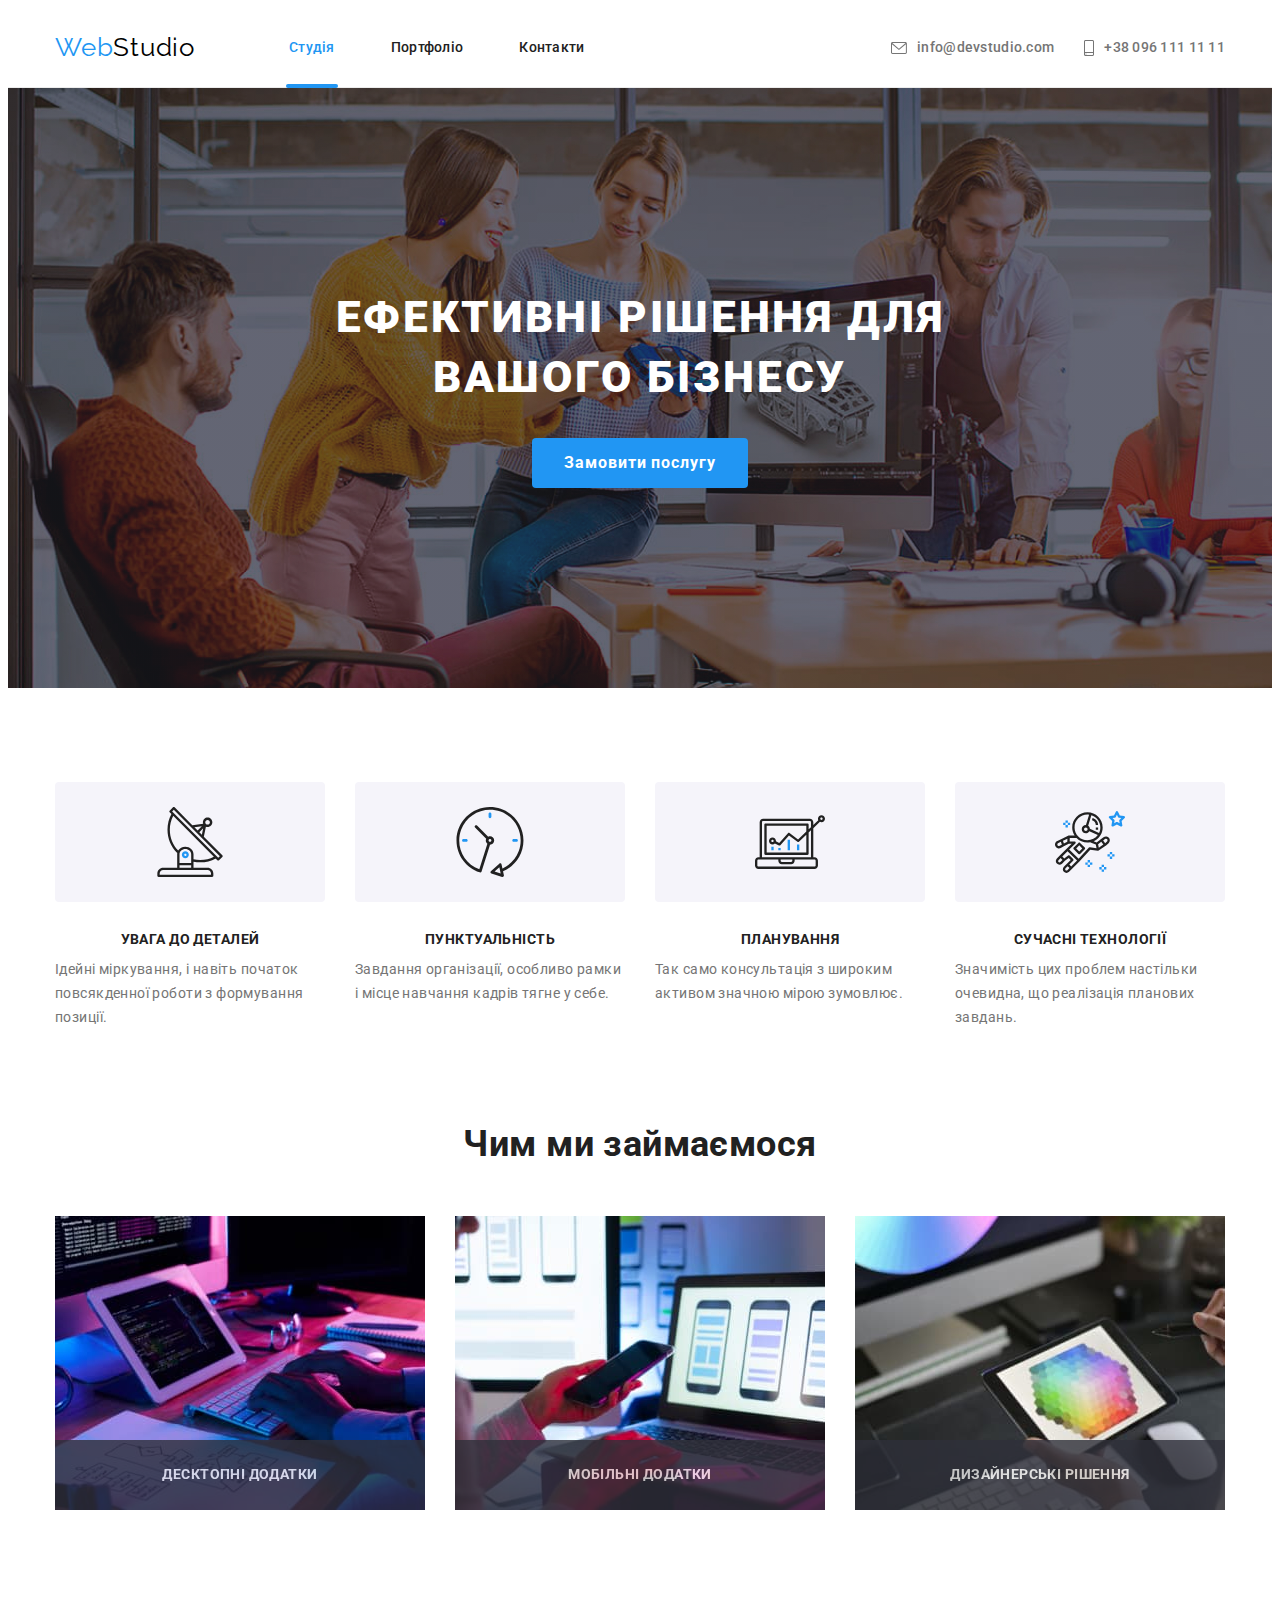
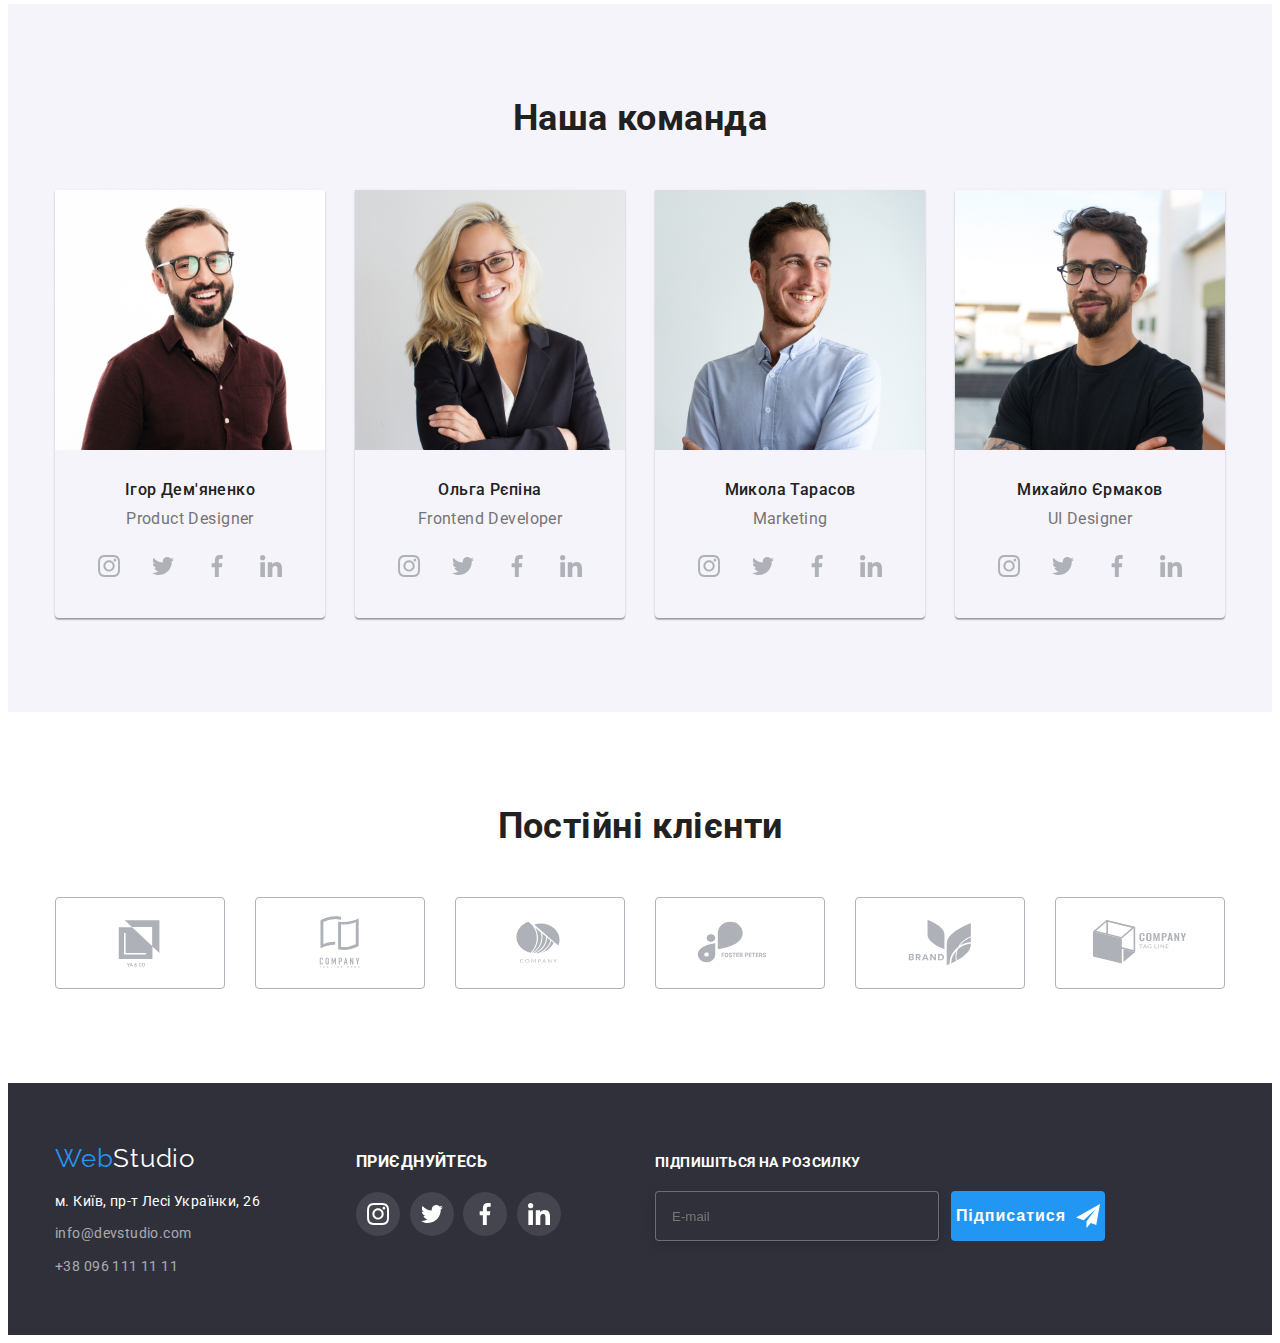
<file: index.html>
<!DOCTYPE html>
<html lang="uk-UA">
  <head>
    <meta charset="utf-8" />
    <meta name="viewport" content="width=device-width, initial-scale=1" />
    <title>Студія</title>
    <link rel="preconnect" href="https://fonts.googleapis.com" />
    <link rel="preconnexct" href="https://fonts.gstatic.com" crossorigin />
    <link
      href="https://fonts.googleapis.com/css2?family=Raleway:wght@700&family=Roboto:wght@400;500;700;900&display=swap"
      rel="stylesheet"
    />
    <link
      rel="stylesheet"
      href="https://cdnjs.cloudflare.com/ajax/libs/modern-normalize/1.1.0/modern-normalize.min.css"
      integrity="sha512-wpPYUAdjBVSE4KJnH1VR1HeZfpl1ub8YT/NKx4PuQ5NmX2tKuGu6U/JRp5y+Y8XG2tV+wKQpNHVUX03MfMFn9Q=="
      crossorigin="anonymous"
      referrerpolicy="no-referrer"
    />
    <link rel="stylesheet" href="./css/main.min.css" />
   
  </head>

  <body>
    <header class="header">
      <div class="container container--flex">
        <nav class="nav">
          <a lang="en" href="./index.html" class="logo"><span class="logo__accent">Web</span>Studio</a>
          <button data-menu-button type="button" class="burger">
            <svg width="24" height="16">
              <use href="./img/menu.svg#icon-menu_24px"></use>
            </svg>
          </button>
          <ul class="nav__ul">
            <li class="nav__item"><a href="./index.html" class="nav__link  nav__link--choice">Студія</a></li>
            <li class="nav__item"><a href="./portfolio.html" class="nav__link ">Портфоліо</a></li>
            <li class="nav__item"><a href="./portfolio.html" class="nav__link ">Контакти</a></li>
          </ul>
        </nav>
        <ul class="connection">
          <li class="nav__item">
            <a href="mailto:info@devstudio.com" class="connection__link">
              <svg class="connection__mail">
                <use href="./img/symbol-defs.svg#icon-mail"></use>
              </svg>
              info@devstudio.com</a>
          </li>
          <li class="nav__item">
            <a href="tel:+380961111111" class="connection__link">
              <svg class="connection__tel">
                <use href="./img/symbol-defs.svg#icon-smartphone"></use>
              </svg>
              +38 096 111 11 11</a>
          </li>
        </ul>
        
      </div>
    </header>

    <main>
      <section class="hero">
        <h1 class="hero__title">
          Ефективні рішення для вашого бізнесу
        </h1>
        <button data-modal-open type="button" class="button button--primary">Замовити послугу</button>
      </section>

      

       <section class="work">
        <div class="container">
          <h2 class="work__title visually-hidden">Наші переваги</h2>
          <ul class="work__ul">
            <li class="work__items">
              <div class="work__div">
                <svg class="work__svg" width="70" height="70">
                  <use href="./img/symbol-defs.svg#icon-antenna"></use>
                </svg>
              </div>
              <h3 class="work__virtues">УВАГА ДО ДЕТАЛЕЙ</h3>
              <p class="work__text">
                Ідейні міркування, і навіть початок повсякденної роботи з формування позиції.
              </p>
            </li>
            <li class="work__items">
               <div class="work__div">
                <svg class="work__svg" width="70" height="70">
                  <use href="./img/symbol-defs.svg#icon-clock"></use>
                </svg>
              </div>
              <h3 class="work__virtues">ПУНКТУАЛЬНІСТЬ</h3>
              <p class="work__text">
                Завдання організації, особливо рамки і місце навчання кадрів тягне у себе.
              </p>
            </li>
            <li class="work__items">
              <div class="work__div">
                <svg class="work__svg" width="70" height="70">
                  <use href="./img/symbol-defs.svg#icon-diagram"></use>
                </svg>
              </div>
              <h3 class="work__virtues">ПЛАНУВАННЯ</h3>
              <p class="work__text">
                Так само консультація з широким активом значною мірою зумовлює.
              </p>
            </li>
            <li class="work__items">
              <div class="work__div">
                <svg class="work__svg" width="70" height="70">
                  <use href="./img/symbol-defs.svg#icon-astronaut"></use>
                </svg>
              </div>
              <h3 class="work__virtues">СУЧАСНІ ТЕХНОЛОГІЇ</h3>
              <p class="work__text">
                Значимість цих проблем настільки очевидна, що реалізація планових завдань.
              </p>
            </li>
          </ul>
        </div>
      </section>

      <section class="about">
        <div class="container">
          <h2 class="about__title">Чим ми займаємося</h2>
          <ul class="about__ul">
            <li class="about__item">
              <picture>
                <source srcset="./img/box_1.jpg 1x , ./img/box_1@2x.jpg 2x" media="(min-width:1200px)">
                <img src="./img/box_1.jpg" alt="Монітор" width="370" />
              </picture>
              <p class="about__text">Десктопні додатки</p>
            </li>
            <li class="about__item">
              <picture>
                <source srcset="./img/box_2.jpg 1x , ./img/box_2@2x.jpg 2x" media="(min-width:1200px)">
                <img src="./img/box_2.jpg" alt="Телефон" width="370" />
              </picture>
              <p class="about__text">Мобільні додатки</p>
            </li>
            <li class="about__item">
              <picture>
                <source srcset="./img/box_3.jpg 1x , ./img/box_3@2x.jpg 2x" media="(min-width:1200px)">
                 <img src="./img/box_3.jpg" alt="Планшет" width="370" />
               </picture>
              <p class="about__text">Дизайнерські рішення</p>
            </li>
          </ul>
        </div>
      </section>

      <section class="team">
        <div class="container">
          <h2 class="team__title">Наша команда</h2>
          <ul class="team__ul">
            <li class="team__item">
                <picture>
                  <source srcset="./img/team_card_1-comp.jpg 1x , 
                                  ./img/team_card_1-comp@2x.jpg 2x " 
                                  media="(min-width:1200px)" >

                 <source srcset="./img/team_card_1-tab.jpg 1x , 
                                  ./img/team_card_1-tab@2x.jpg 2x " 
                                  media="(min-width:768px)" >

                  <source srcset="./img/team_card_1-mob.jpg 1x , 
                                  ./img/team_card_1-mob@2x.jpg 2x " 
                                  media="(max-width:767px)" >
                  <img src="./img/team-card-1-mob.jpg" class="no-gap" alt="Ігор Демяненко" width="" />
                </picture>
              <h3 class="team__name">Ігор Дем'яненко</h3>
              <p class="team__position">Product Designer</p>
              <ul class="internet">
                <li class="internet__pack">
                  <a href="" class="internet__insta">
                    <svg class="svg">
                      <use href="./img/symbol-defs.svg#icon-instagram"></use>
                    </svg>
                  </a>
                </li>
                <li class="">
                  <a href="" class="internet__twit">
                    <svg class="svg">
                      <use href="./img/symbol-defs.svg#icon-twitter"></use>
                    </svg>
                  </a>
                </li>
                <li class="">
                  <a href="" class="internet__face">
                    <svg class="svg">
                      <use href="./img/symbol-defs.svg#icon-facebook"></use>
                    </svg>
                  </a>
                </li>
                <li class="">
                  <a href="" class="internet__link">
                    <svg class="svg">
                      <use href="./img/symbol-defs.svg#icon-linkedin"></use>
                    </svg>
                  </a>
                </li>
              </ul>
            </li>
            <li class="team__item">
              <picture>
                  <source srcset="./img/team_card_2-comp.jpg 1x , 
                                  ./img/team_card_2-comp@2x.jpg 2x " 
                                  media="(min-width:1200px)" >

                 <source srcset="./img/team_card_2-tab.jpg 1x , 
                                  ./img/team_card_2-tab@2x.jpg 2x " 
                                  media="(min-width:768px)" >

                  <source srcset="./img/team_card_2-mob.jpg 1x , 
                                  ./img/team_card_2-mob@2x.jpg 2x " 
                                  media="(max-width:767px)" >
                <img src="./img/team_card_2.jpg" class="no-gap" alt="Ольга Рєпіна" width="" />
                </picture>
              <h3 class="team__name">Ольга Рєпіна</h3>
              <p class="team__position">Frontend Developer</p>
              <ul class="internet">
                <li class="">
                  <a href="" class="internet__insta">
                    <svg class="svg">
                      <use href="./img/symbol-defs.svg#icon-instagram"></use>
                    </svg>
                  </a>
                </li>
                <li class="">
                  <a href="" class="internet__twit">
                    <svg class="svg">
                      <use href="./img/symbol-defs.svg#icon-twitter"></use>
                    </svg>
                  </a>
                </li>
                <li class="">
                  <a href="" class="internet__face">
                    <svg class="svg">
                      <use href="./img/symbol-defs.svg#icon-facebook"></use>
                    </svg>
                  </a>
                </li>
                <li class="">
                  <a href="" class="internet__link">
                    <svg class="svg">
                      <use href="./img/symbol-defs.svg#icon-linkedin"></use>
                    </svg>
                  </a>
                </li>
              </ul>
            </li>
            <li class="team__item">
               <picture>
               <source srcset="./img/team_card_3-comp.jpg 1x , 
                                  ./img/team_card_3-comp@2x.jpg 2x " 
                                  media="(min-width:1200px)" >

                 <source srcset="./img/team_card_3-tab.jpg 1x , 
                                  ./img/team_card_3-tab@2x.jpg 2x " 
                                  media="(min-width:768px)" >

                  <source srcset="./img/team_card_3-mob.jpg 1x , 
                                  ./img/team_card_3-mob@2x.jpg 2x " 
                                  media="(max-width:767px)" >
              
                <img src="./img/team_card_3.jpg" class="no-gap" alt="Микола Тарасов" width="" />
                 </picture>
              <h3 class="team__name">Микола Тарасов</h3>
              <p class="team__position">Marketing</p>
              <ul class="internet">
                <li class="">
                  <a href="" class="internet__insta">
                    <svg class="svg">
                      <use href="./img/symbol-defs.svg#icon-instagram"></use>
                    </svg>
                  </a>
                </li>
                <li class="">
                  <a href="" class="internet__twit">
                    <svg class="svg">
                      <use href="./img/symbol-defs.svg#icon-twitter"></use>
                    </svg>
                  </a>
                </li>
                <li class="">
                  <a href="" class="internet__face">
                    <svg class="svg">
                      <use href="./img/symbol-defs.svg#icon-facebook"></use>
                    </svg>
                  </a>
                </li>
                <li class="">
                  <a href="" class="internet__link">
                    <svg class="svg">
                      <use href="./img/symbol-defs.svg#icon-linkedin"></use>
                    </svg>
                  </a>
                </li>
              </ul>
            </li>
            <li class="team__item">
              <picture>
               <source srcset="./img/team_card_4-comp.jpg 1x , 
                                  ./img/team_card_4-comp@2x.jpg 2x " 
                                  media="(min-width:1200px)" >

                 <source srcset="./img/team_card_4-tab.jpg 1x , 
                                  ./img/team_card_4-tab@2x.jpg 2x " 
                                  media="(min-width:768px)" >

                  <source srcset="./img/team_card_4-mob.jpg 1x , 
                                  ./img/team_card_4-mob@2x.jpg 2x " 
                                  media="(max-width:767px)" >
              <img src="./img/team_card_4.jpg" class="no-gap" alt="Михайло Єрмаков" width="" />
              </picture>
              <h3 class="team__name">Михайло Єрмаков</h3>
              <p class="team__position">UI Designer</p>
              <ul class="internet">
                <li class="">
                  <a href="" class="internet__insta">
                    <svg class="svg">
                      <use href="./img/symbol-defs.svg#icon-instagram"></use>
                    </svg>
                  </a>
                </li>
                <li class="">
                  <a href="" class="internet__twit">
                    <svg class="svg">
                      <use href="./img/symbol-defs.svg#icon-twitter"></use>
                    </svg>
                  </a>
                </li>
                <li class="">
                  <a href="" class="internet__face">
                    <svg class="svg">
                      <use href="./img/symbol-defs.svg#icon-facebook"></use>
                    </svg>
                  </a>
                </li>
                <li class="">
                  <a href="" class="internet__link">
                    <svg class="svg">
                      <use href="./img/symbol-defs.svg#icon-linkedin"></use>
                    </svg>
                  </a>
                </li>
              </ul>
            </li>
          </ul>
        </div>
      </section>

      <section class="clients">
        <div class="container">
          <h2 class="clients__title">Постійні клієнти</h2>
          <ul class="clients__ul">
            <li class="clients__item">
              <a class="clients__link" href="">
                <svg class="clients__svg">
                  <use href="./img/symbol-defs.svg#icon-Logo1"></use>
                </svg>
              </a>
            </li>
            <li class="clients__item">
              <a class="clients__link" href="">
                <svg class="clients__svg">
                  <use href="./img/symbol-defs.svg#icon-Logo2"></use>
                </svg>
              </a>
            </li>
            <li class="clients__item">
              <a class="clients__link" href="">
                <svg class="clients__svg">
                  <use href="./img/symbol-defs.svg#icon-Logo3"></use>
                </svg>
              </a>
            </li>
            <li class="clients__item">
              <a class="clients__link" href="">
                <svg class="clients__svg">
                  <use href="./img/symbol-defs.svg#icon-Logo4"></use>
                </svg>
              </a>
            </li>
            <li class="clients__item">
              <a class="clients__link" href="">
                <svg class="clients__svg">
                  <use href="./img/symbol-defs.svg#icon-Logo5"></use>
                </svg>
              </a>
            </li>
            <li class="clients__item">
              <a class="clients__link" href="">
                <svg class="clients__svg">
                  <use href="./img/symbol-defs.svg#icon-Logo6"></use>
                </svg>
              </a>
            </li>
          </ul>
        </div>
      </section>
    </main>

    <footer class="footerr">
      <div class="container container--box">
        <div class="position">
          <a lang="en" href="./index.html" class="logo"><span class="logo__accent">Web</span>Studio</a>
          <address>
            <ul>
              <li><a href="https://goo.gl/maps/DPBan6ss9dVbsRmy8" class="adress" target="_blank"> м. Київ, пр-т Лесі Українки, 26</a></li>
              <li><a href="mailto:info@devstudio.com" class="contacts">info@devstudio.com</a></li>
              <li><a href="tel:+380961111111" class="contacts">+38 096 111 11 11</a></li>
            </ul>
          </address>
        </div>
        <div class="network">
          <h3 class="network__title">Приєднуйтесь</h3>
          <ul class="network__ul">
            <li class="">
              <a href="" class="network__insta">
                <svg class="svg">
                  <use href="./img/symbol-defs.svg#icon-instagram"></use>
                </svg>
              </a>
            </li>
            <li class="">
              <a href="" class="network__twit">
                <svg class="svg">
                  <use href="./img/symbol-defs.svg#icon-twitter"></use>
                </svg>
              </a>
            </li>
            <li class="">
              <a href="" class="network__face">
                <svg class="svg">
                  <use href="./img/symbol-defs.svg#icon-facebook"></use>
                </svg>
              </a>
            </li>
            <li class="">
              <a href="" class="network__linked">
                <svg class="svg">
                  <use href="./img/symbol-defs.svg#icon-linkedin"></use>
                </svg>
              </a>
            </li>
          </ul>
        </div>
      
        <form class="letter">
          <h3 class="letter__title">Підпишіться на розсилку</h3>
          <div class="letter__field">
            <label for="form-mail" class="letter__label"></label>
            <input type="email" class="letter__input" name="form-mail" placeholder="E-mail" />
            <button type="submit" class="letter__button">
              Підписатися
              <svg class="letter__svg">
                <use href="./img/symbol-defs.svg#icon-send"></use>
              </svg>
            </button>
          </div>
        </form>
        </div>
      </div>
    </footer>


    <div data-menu class="backdropp is-open">
        <div class="menu">
          <button data-menu-close class="menu__svg">
            <svg class="menu__exit">
              <use href="./img/symbol-defs.svg#icon-close"></use>
            </svg>
          </button>
          <div class="menu__content">
             <ul class="menu__adress">
              <li class="menu__list"><a href="./index.html" class="menu__name current">Студія</a></li>
              <li class="menu__list"><a href="./portfolio.html" class="menu__name">Портфоліо</a></li>
              <li class="menu__list"><a href="./portfolio.html" class="menu__name">Контакти</a></li>
            </ul>
            <ul class="menu__contact">
              <li class="menu__items">
                <a href="tel:+380961111111" class="menu__items--tel">+38 096 111 11 11</a>
              </li>
               <li class="menu__items">
                <a href="mailto:info@devstudio.com" class="menu__items--mail">info@devstudio.com</a>
              </li>
            </ul>
            <ul class="menu__network">
              <li class="menu__network--list"><a href="" class="menu__network--insta">Instagram</a></li>
              <li class="menu__network--list"><a href="" class="menu__network--twit">Twitter</a></li>
              <li class="menu__network--list"><a href="" class="menu__network--face">Facebook</a></li>
              <li class="menu__network--list"><a href="" class="menu__network--linkedin">LinkedIn</a></li>              
            </ul>
          </div>
        </div>
    </div>


    <div data-modal class="backdrop is-hidden">
        <div class="modal">
          <button class="button-svg" data-modal-close>
            <svg class="modal__exit">
              <use href="./img/symbol-defs.svg#icon-close"></use>
            </svg>
          </button>
          <div class="modal__div">
            <form class="modal__form">
              <h3 class="modal__title">Залиште свої дані, ми вам передзвонимо</h3>
              <label class="modal__label"
                >Ім'я
                <input type="text" class="modal__input" name="modal-name" />
                <svg class="modal__name">
                  <use href="./img/symbol-defs.svg#icon-person-black"></use>
                </svg>
              </label>

              <label class="modal__label"
                >Телефон
                <input type="tel" class="modal__input" name="modal-tel" />
                <svg class="modal__phone">
                  <use href="./img/symbol-defs.svg#icon-phone-black"></use>
                </svg>
              </label>

              <label class="modal__label"
                >Пошта
                <input type="email" class="modal__input" name="modal-mail" />
                <svg class="modal__email">
                  <use href="./img/symbol-defs.svg#icon-email-black"></use>
                </svg>
              </label>

              <label class="modal__label"
                >Коментар
                <textarea
                  type="comment"
                  class="modal__textarea"
                  name="modal-comment"
                  placeholder="Введіть текст"
                ></textarea>
              </label>

              <label class="modal__box">
                <input class="modal__check" type="checkbox" name="checkbox-input" />
                <span class="modal__svg"></span>
                Погоджуюся з розсилкою та приймаю <a class="modal__link" href="">Умови договору</a>
              </label>

              <button type="submit" class="form-but">Відправити</button>
            </form>
          </div>
        </div>
      </div>

    <script src="./js/modal.js"></script>
    <script src="./js/menu.js"></script>
  </body>
</html>
</file>
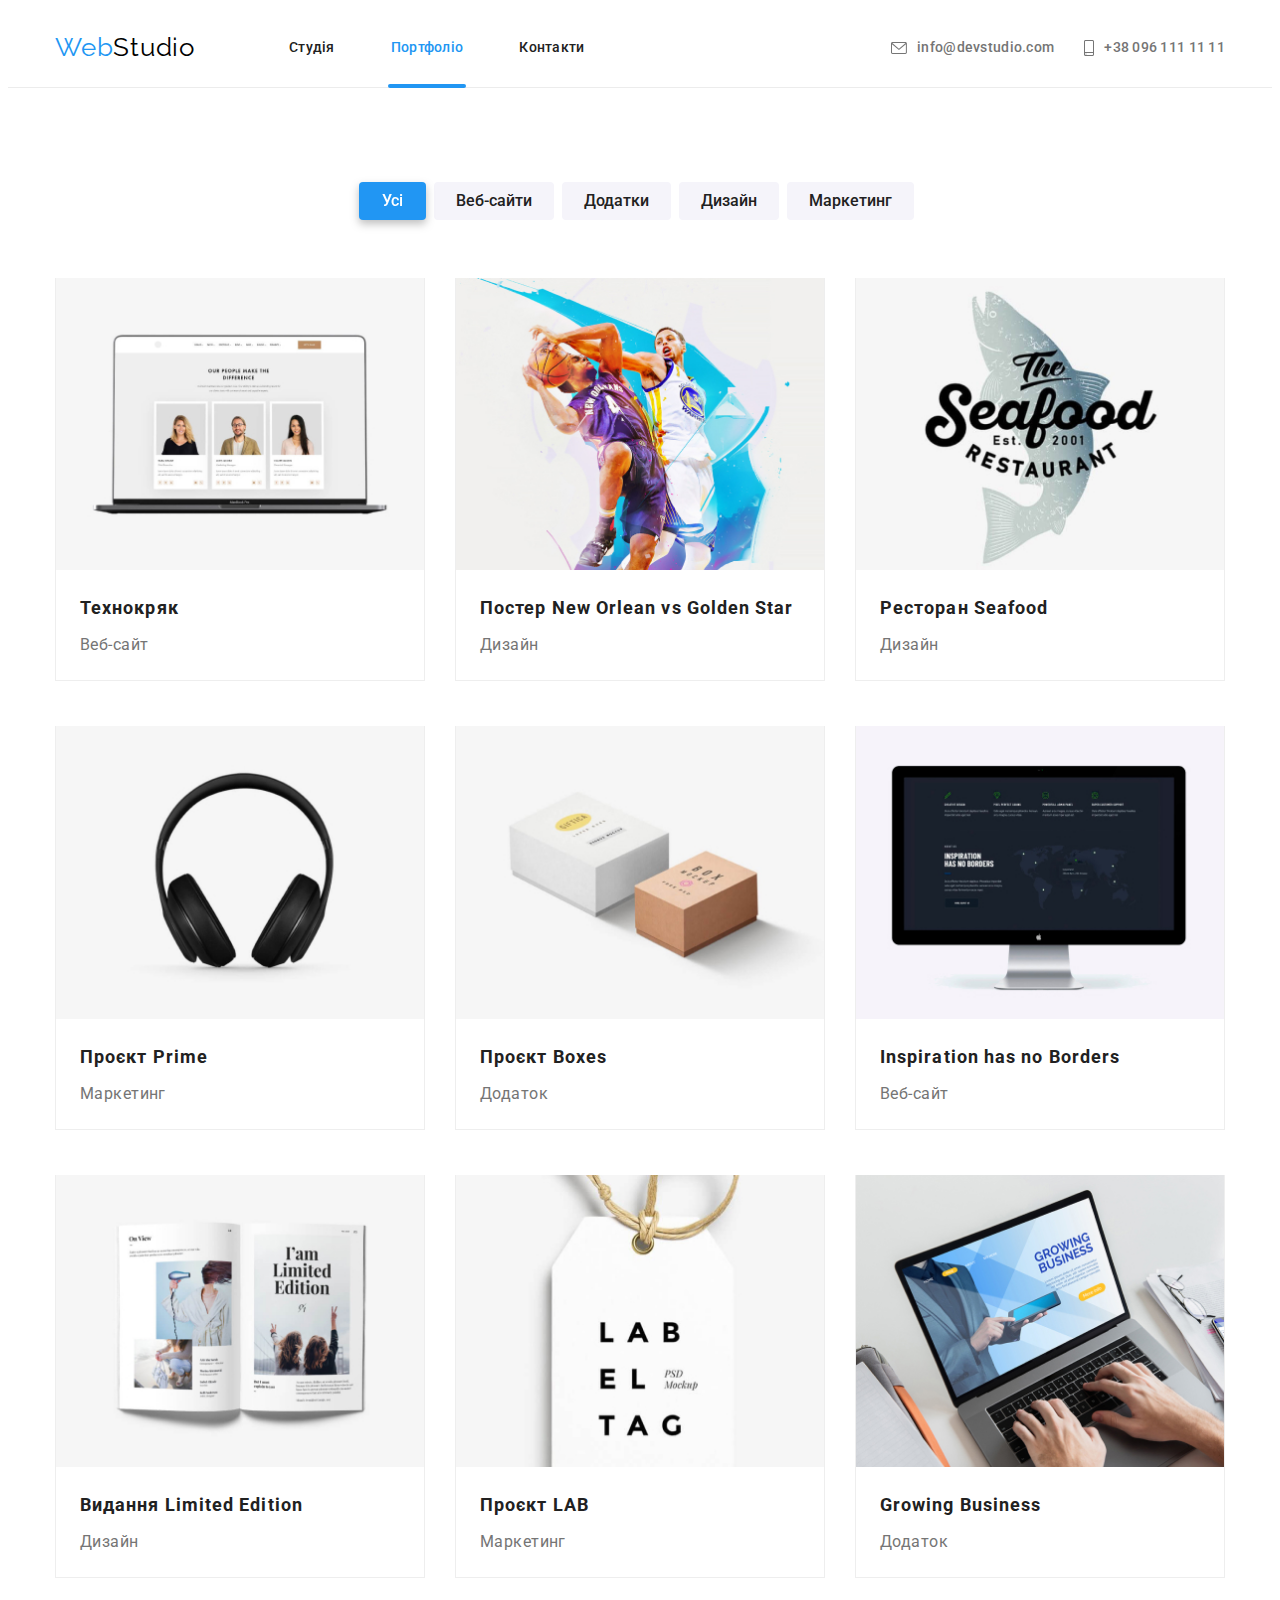
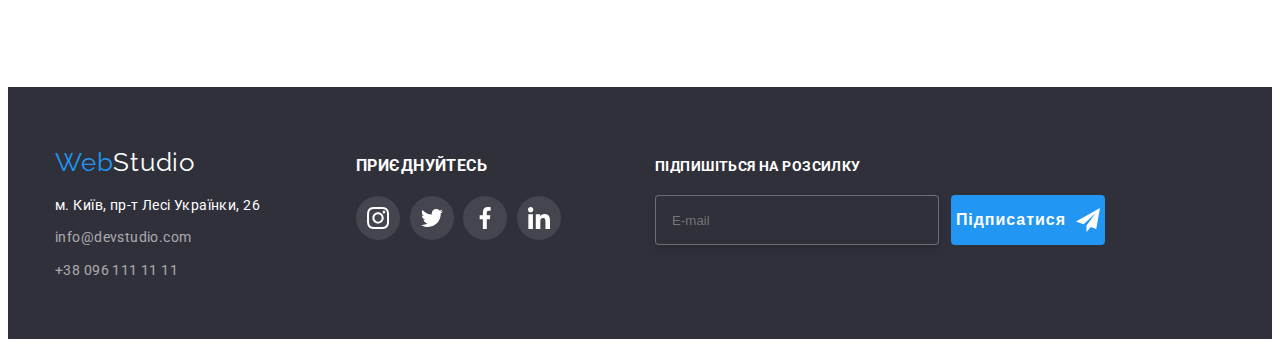
<file: portfolio.html>
<!DOCTYPE html>
<html lang="uk-UA">
  <head>
    <meta charset="utf-8" />
    <meta name="viewport" content="width=device-width, initial-scale=1" />
    <title>Портфоліо</title>
    <link rel="preconnect" href="https://fonts.googleapis.com" />
    <link rel="preconnect" href="https://fonts.gstatic.com" crossorigin />
    <link
      href="https://fonts.googleapis.com/css2?family=Raleway:wght@700&family=Roboto:wght@400;500;700;900&display=swap"
      rel="stylesheet"
    />
    <link
      rel="stylesheet"
      href="https://cdnjs.cloudflare.com/ajax/libs/modern-normalize/1.1.0/modern-normalize.min.css"
      integrity="sha512-wpPYUAdjBVSE4KJnH1VR1HeZfpl1ub8YT/NKx4PuQ5NmX2tKuGu6U/JRp5y+Y8XG2tV+wKQpNHVUX03MfMFn9Q=="
      crossorigin="anonymous"
      referrerpolicy="no-referrer"
    />
    <link rel="stylesheet" href="./css/main.min.css" />
    
  </head>

  <body>
    <header class="header">
      <div class="container container--flex">
        <nav class="nav">
          <a lang="en" href="./index.html" class="logo"><span class="logo__accent">Web</span>Studio</a>
          <button data-menu-button type="button" class="burger">
            <svg width="24" height="16">
              <use href="./img/menu.svg#icon-menu_24px"></use>
            </svg>
          </button>
          <ul class="nav__ul">
            <li class="nav__item"><a href="./index.html" class="nav__link ">Студія</a></li>
            <li class="nav__item"><a href="./portfolio.html" class="nav__link  nav__link--choice">Портфоліо</a></li>
            <li class="nav__item"><a href="./portfolio.html" class="nav__link ">Контакти</a></li>
          </ul>
        </nav>
        <ul class="connection">
          <li class="nav__item">
            <a href="mailto:info@devstudio.com" class="connection__link">
              <svg class="connection__mail">
                <use href="./img/symbol-defs.svg#icon-mail"></use>
              </svg>
              info@devstudio.com</a
            >
          </li>
          <li class="nav__item">
            <a href="tel:+380961111111" class="connection__link">
              <svg class="connection__tel">
                <use href="./img/symbol-defs.svg#icon-smartphone"></use>
              </svg>
              +38 096 111 11 11</a
            >
          </li>
        </ul>
      </div>
    </header>

    <main>
      <section class="project">
        <div class="container">
          <h1 class="project__name visually-hidden">Розробки</h1>
          <ul class="ul">
            <li class="flex__inp"><button type="button" class="button button--active">Усі</button></li>
            <li class="flex__inp"><button type="button" class="button">Веб-сайти</button></li>
            <li class="flex__inp"><button type="button" class="button">Додатки</button></li>
            <li class="flex__inp"><button type="button" class="button">Дизайн</button></li>
            <li class="flex__inp"><button type="button" class="button">Маркетинг</button></li>
          </ul>
          <ul class="project__ul">
            <li class="project__item">
              <a class="project__link" href="">
                <div class="project__animation">

                      <picture>
                  <source srcset="./img/img-comp.jpg 1x , 
                                      ./img/img-comp@2x.jpg 2x " 
                                      media="(min-width:1200px)" >

                    <source srcset="./img/img-tabl.jpg 1x , 
                                      ./img/img-tabl@2x.jpg 2x " 
                                      media="(min-width:768px)" >

                      <source srcset="./img/img-mob.jpg 1x , 
                                      ./img/img-mob@2x.jpg 2x " 
                                      media="(max-width:767px)" >
                   <img src="./img/img.jpg" class="no-gapp" alt="Ноутбук" width="" />
                 </picture>
                 
                  <div class="project__overlay">
                    <p class="project__about">
                      Ресурс пропонує комплексні пропозиції з різним рівнем функціоналу та сервісів.
                      Все це дозволить відвідувачу отримати вичерпні відомості про компанію чи
                      приватну особу.
                    </p>
                  </div>
                </div>
                <div class="project__topic">
                  <h2 class="project__title">Технокряк</h2>
                  <p class="project__paragraph">Веб-сайт</p>
                </div>
              </a>
            </li>
            <li class="project__item">
              <a class="project__link" href="">
                <div class="project__animation">

                <picture>
                  <source srcset="./img/img2-comp.jpg 1x , 
                                      ./img/img2-comp@2x.jpg 2x " 
                                      media="(min-width:1200px)" >

                    <source srcset="./img/img2-tab.jpg 1x , 
                                      ./img/img2-tabl@2x.jpg 2x " 
                                      media="(min-width:768px)" >

                      <source srcset="./img/img2-mob.jpg 1x , 
                                      ./img/img2-mob@2x.jpg 2x " 
                                      media="(max-width:767px)" >
                   <img src="./img/img2.jpg" class="no-gapp" alt="Баскетбол" width="" />
                 </picture>
              
                  <div class="project__overlay">
                    <p class="project__about">
                      Ресурс пропонує комплексні пропозиції з різним рівнем функціоналу та сервісів.
                      Все це дозволить відвідувачу отримати вичерпні відомості про компанію чи
                      приватну особу.
                    </p>
                  </div>
                </div>
                <div class="project__topic">
                  <h2 class="project__title">Постер New Orlean vs Golden Star</h2>
                  <p class="project__paragraph">Дизайн</p>
                </div>
              </a>
            </li>
            <li class="project__item">
              <a class="project__link" href="">
                <div class="project__animation">
                  <picture>
                  <source srcset="./img/img3-comp.jpg 1x , 
                                      ./img/img3-comp@2x.jpg 2x " 
                                      media="(min-width:1200px)" >

                    <source srcset="./img/img3-tab.jpg 1x , 
                                      ./img/img3-tab@2x.jpg 2x " 
                                      media="(min-width:768px)" >

                      <source srcset="./img/img3-mob.jpg 1x , 
                                      ./img/img3-mob@2x.jpg 2x " 
                                      media="(max-width:767px)" >
                   <img src="./img/img3.jpg" class="no-gapp" alt="Емблема" width="" />
                 </picture>
                 
                  <div class="project__overlay">
                    <p class="project__about">
                      Ресурс пропонує комплексні пропозиції з різним рівнем функціоналу та сервісів.
                      Все це дозволить відвідувачу отримати вичерпні відомості про компанію чи
                      приватну особу.
                    </p>
                  </div>
                </div>
                <div class="project__topic">
                  <h2 class="project__title">Ресторан Seafood</h2>
                  <p class="project__paragraph">Дизайн</p>
                </div>
              </a>
            </li>
            <li class="project__item">
              <a class="project__link" href="">
                <div class="project__animation">

                    <picture>
                  <source srcset="./img/img4-comp.jpg 1x , 
                                      ./img/img4-comp@2x.jpg 2x " 
                                      media="(min-width:1200px)" >

                    <source srcset="./img/img4-tab.jpg 1x , 
                                      ./img/img4-tab@2x@2x.jpg 2x " 
                                      media="(min-width:768px)" >

                      <source srcset="./img/img4-mob.jpg 1x , 
                                      ./img/img4-mob@2x.jpg 2x " 
                                      media="(max-width:767px)" >
                   <img src="./img/img4.jpg" class="no-gapp" alt="Навушники" width="" />
                 </picture>

                  
                  <div class="project__overlay">
                    <p class="project__about">
                      Ресурс пропонує комплексні пропозиції з різним рівнем функціоналу та сервісів.
                      Все це дозволить відвідувачу отримати вичерпні відомості про компанію чи
                      приватну особу.
                    </p>
                  </div>
                </div>
                <div class="project__topic">
                  <h2 class="project__title">Проєкт Prime</h2>
                  <p class="project__paragraph">Маркетинг</p>
                </div>
              </a>
            </li>
            <li class="project__item">
              <a class="project__link" href="">
                <div class="project__animation">

                  <picture>
                  <source srcset="./img/img5-comp.jpg 1x , 
                                      ./img/img5-comp@2x.jpg 2x " 
                                      media="(min-width:1200px)" >

                    <source srcset="./img/img5-tab.jpg 1x , 
                                      ./img/img5-tab@2x.jpg 2x " 
                                      media="(min-width:768px)" >

                      <source srcset="./img/img5-mob.jpg 1x , 
                                      ./img/img5-mob@2x.jpg 2x " 
                                      media="(max-width:767px)" >
                   <img src="./img/img5.jpg" class="no-gapp" alt="Коробочки" width="" />
                 </picture>
              

                  
                  <div class="project__overlay">
                    <p class="project__about">
                      Ресурс пропонує комплексні пропозиції з різним рівнем функціоналу та сервісів.
                      Все це дозволить відвідувачу отримати вичерпні відомості про компанію чи
                      приватну особу.
                    </p>
                  </div>
                </div>
                <div class="project__topic">
                  <h2 class="project__title">Проєкт Boxes</h2>
                  <p class="project__paragraph">Додаток</p>
                </div>
              </a>
            </li>
            <li class="project__item">
              <a class="project__link" href="">
                <div class="project__animation">

                    <picture>
                  <source srcset="./img/img6-comp.jpg 1x , 
                                      ./img/img6-comp@2x.jpg 2x " 
                                      media="(min-width:1200px)" >

                    <source srcset="./img/img6-tab.jpg 1x , 
                                      ./img/img6-tab@2x.jpg 2x " 
                                      media="(min-width:768px)" >

                      <source srcset="./img/img6-mob.jpg 1x , 
                                      ./img/img6-mob@2x.jpg 2x " 
                                      media="(max-width:767px)" >
                   <img src="./img/img6.jpg" class="no-gapp" alt="Монітор" width="" />
                 </picture>
              

                  
                  <div class="project__overlay">
                    <p class="project__about">
                      Ресурс пропонує комплексні пропозиції з різним рівнем функціоналу та сервісів.
                      Все це дозволить відвідувачу отримати вичерпні відомості про компанію чи
                      приватну особу.
                    </p>
                  </div>
                </div>
                <div class="project__topic">
                  <h2 class="project__title">Inspiration has no Borders</h2>
                  <p class="project__paragraph">Веб-сайт</p>
                </div>
              </a>
            </li>
            <li class="project__item">
              <a class="project__link" href="">
                <div class="project__animation">

                   <picture>
                  <source srcset="./img/img7-comp.jpg 1x , 
                                      ./img/img7-comp@2x.jpg 2x " 
                                      media="(min-width:1200px)" >

                    <source srcset="./img/img7-tab.jpg 1x , 
                                      ./img/img7-tab@2x.jpg 2x " 
                                      media="(min-width:768px)" >

                      <source srcset="./img/img7-mob.jpg 1x , 
                                      ./img/img7-mob@2x.jpg 2x " 
                                      media="(max-width:767px)" >
                   <img src="./img/img7.jpg" class="no-gapp" alt="Книжка" width="" />
                 </picture>

                  
                  <div class="project__overlay">
                    <p class="project__about">
                      Ресурс пропонує комплексні пропозиції з різним рівнем функціоналу та сервісів.
                      Все це дозволить відвідувачу отримати вичерпні відомості про компанію чи
                      приватну особу.
                    </p>
                  </div>
                </div>
                <div class="project__topic">
                  <h2 class="project__title">Видання Limited Edition</h2>
                  <p class="project__paragraph">Дизайн</p>
                </div>
              </a>
            </li>
            <li class="project__item">
              <a class="project__link" href="">
                <div class="project__animation">

                     <picture>
                  <source srcset="./img/img8-comp.jpg 1x , 
                                      ./img/img8-comp@2x.jpg 2x " 
                                      media="(min-width:1200px)" >

                    <source srcset="./img/img8-tab.jpg 1x , 
                                      ./img/img8-tab@2x.jpg 2x " 
                                      media="(min-width:768px)" >

                      <source srcset="./img/img8-mob.jpg 1x , 
                                      ./img/img8-mob@2x.jpg 2x " 
                                      media="(max-width:767px)" >
                  <img src="./img/img8.jpg" class="no-gapp" alt="Лейбл" width="" />
                 </picture>


                  
                  <div class="project__overlay">
                    <p class="project__about">
                      Ресурс пропонує комплексні пропозиції з різним рівнем функціоналу та сервісів.
                      Все це дозволить відвідувачу отримати вичерпні відомості про компанію чи
                      приватну особу.
                    </p>
                  </div>
                </div>
                <div class="project__topic">
                  <h2 class="project__title">Проєкт LAB</h2>
                  <p class="project__paragraph">Маркетинг</p>
                </div>
              </a>
            </li>
            <li class="project__item">
              <a class="project__link" href="">
                <div class="project__animation">

                  <picture>
                  <source srcset="./img/img9-comp.jpg 1x , 
                                      ./img/img9-comp@2x.jpg 2x " 
                                      media="(min-width:1200px)" >

                    <source srcset="./img/img9-tab.jpg 1x , 
                                      ./img/img9-tab@2x.jpg 2x " 
                                      media="(min-width:768px)" >

                      <source srcset="./img/img9-mob.jpg 1x , 
                                      ./img/img9-mob@2x.jpg 2x " 
                                      media="(max-width:767px)" >
                   <img src="./img/img9.jpg" class="no-gapp" alt="Лептоп" width="" />
                 </picture>

                 
                  <div class="project__overlay">
                    <p class="project__about">
                      Ресурс пропонує комплексні пропозиції з різним рівнем функціоналу та сервісів.
                      Все це дозволить відвідувачу отримати вичерпні відомості про компанію чи
                      приватну особу.
                    </p>
                  </div>
                </div>
                <div class="project__topic">
                  <h2 class="project__title">Growing Business</h2>
                  <p class="project__paragraph">Додаток</p>
                </div>
              </a>
            </li>
          </ul>
        </div>
      </section>
    </main>

    <footer class="footerr">
      <div class="container container--box">
        <div class="position">
          <a lang="en" href="./index.html" class="logo"><span class="logo__accent">Web</span>Studio</a>
          <address>
            <ul>
              <li><a href="https://goo.gl/maps/DPBan6ss9dVbsRmy8" class="adress" target="_blank"> м. Київ, пр-т Лесі Українки, 26</a></li>
              <li><a href="mailto:info@devstudio.com" class="contacts">info@devstudio.com</a></li>
              <li><a href="tel:+380961111111" class="contacts">+38 096 111 11 11</a></li>
            </ul>
          </address>
        </div>
        <div class="network">
          <h3 class="network__title">Приєднуйтесь</h3>
          <ul class="network__ul">
            <li class="">
              <a href="" class="network__insta">
                <svg class="svg">
                  <use href="./img/symbol-defs.svg#icon-instagram"></use>
                </svg>
              </a>
            </li>
            <li class="">
              <a href="" class="network__twit">
                <svg class="svg">
                  <use href="./img/symbol-defs.svg#icon-twitter"></use>
                </svg>
              </a>
            </li>
            <li class="">
              <a href="" class="network__face">
                <svg class="svg">
                  <use href="./img/symbol-defs.svg#icon-facebook"></use>
                </svg>
              </a>
            </li>
            <li class="">
              <a href="" class="network__linked">
                <svg class="svg">
                  <use href="./img/symbol-defs.svg#icon-linkedin"></use>
                </svg>
              </a>
            </li>
          </ul>
        </div>
      
        <form class="letter">
          <h3 class="letter__title">Підпишіться на розсилку</h3>
          <div class="letter__field">
            <label for="form-mail" class="letter__label"></label>
            <input type="email" class="letter__input" name="form-mail" placeholder="E-mail" />
            <button type="submit" class="letter__button">
              Підписатися
              <svg class="letter__svg">
                <use href="./img/symbol-defs.svg#icon-send"></use>
              </svg>
            </button>
          </div>
        </form>
        </div>
      </div>
    </footer>


    <div data-menu class="backdropp is-open">
        <div class="menu">
          <button data-menu-close class="menu__svg">
            <svg class="menu__exit">
              <use href="./img/symbol-defs.svg#icon-close"></use>
            </svg>
          </button>
          <div class="menu__content">
             <ul class="menu__adress">
              <li class="menu__list"><a href="./index.html" class="menu__name">Студія</a></li>
              <li class="menu__list"><a href="./portfolio.html" class="menu__name current">Портфоліо</a></li>
              <li class="menu__list"><a href="./portfolio.html" class="menu__name">Контакти</a></li>
            </ul>
            <ul class="menu__contact">
              <li class="menu__items">
                <a href="tel:+380961111111" class="menu__items--tel">+38 096 111 11 11</a>
              </li>
               <li class="menu__items">
                <a href="mailto:info@devstudio.com" class="menu__items--mail">info@devstudio.com</a>
              </li>
            </ul>
            <ul class="menu__network">
              <li class="menu__network--list"><a href="" class="menu__network--insta">Instagram</a></li>
              <li class="menu__network--list"><a href="" class="menu__network--twit">Twitter</a></li>
              <li class="menu__network--list"><a href="" class="menu__network--face">Facebook</a></li>
              <li class="menu__network--list"><a href="" class="menu__network--linkedin">LinkedIn</a></li>              
            </ul>
          </div>
        </div>
    </div>

    <script src="./js/modal.js"></script>
    <script src="./js/menu.js"></script>
    
  </body>
</html>
</file>
<file: css/main.min.css>
.clients__title.visually-hidden,.team__title.visually-hidden,.about__title.visually-hidden,.work__title.visually-hidden,.section-title.visually-hidden,.project__name.visually-hidden{position:absolute;width:1px;height:1px;margin:-1px;border:0;padding:0;white-space:nowrap;clip-path:inset(100%);clip:rect(0 0 0 0);overflow:hidden}body{color:#757575;background-color:#fff;font-family:Roboto,sans-serif;font-size:14px;letter-spacing:.03em}ul{list-style:none;margin:0;padding-left:0;padding-right:0}a{text-decoration:none}pre{margin:0}html{box-sizing:border-box}*,*::before,*::after{box-sizing:border-box}h1,h2,h3,h4,h5,h6,p{margin:0}img{display:block;max-width:100%;height:auto}button{outline:none}.container{max-width:480px;width:100%;padding-left:15px;padding-right:15px;margin:0 auto}@media screen and (min-width: 768px){.container{max-width:768px}}@media screen and (min-width: 1200px){.container{max-width:1200px}}.burger{background-color:rgba(0,0,0,0);color:#212121;border:none}@media screen and (min-width: 768px){.burger{display:none}}.menu{position:relative;width:100%;height:796px;transform:translate(-50%) scale(1);top:0;left:50%;background-color:#fff;box-shadow:0px 1px 3px rgba(0,0,0,.12),0px 1px 1px rgba(0,0,0,.14),0px 2px 1px rgba(0,0,0,.2);border-radius:4px}.burger:hover,.burger:focus{fill:#2196f3}.menu__svg:hover,.menu__svg:focus{color:#2196f3}.menu__svg{position:absolute;background-color:rgba(0,0,0,0);border:none;display:flex;align-items:center;justify-content:center;padding:0;right:20px;top:20px;transition:color 250ms cubic-bezier(0.4, 0, 0.2, 1);border-color:rgba(0,0,0,.1);background-color:#fff;cursor:pointer}.backdropp{position:fixed;top:0;left:0;width:100%;height:100%;z-index:1;opacity:1;transition:opacity 250ms cubic-bezier(0.4, 0, 0.2, 1);background-color:#faebd7}.backdropp.is-open .menu{transform:translate(-50%, -50%) scale(0.8)}.backdropp.is-open{opacity:0;pointer-events:none}.menu__exit{fill:currentColor;width:40px;height:40px}.menu__content{width:100%;height:100%;padding:48px 40px;display:flex;flex-direction:column}.menu__adress{display:flex;flex-direction:column;height:208px;justify-content:space-between}.menu__name.current{color:#2196f3}.menu__name{font-weight:500;font-size:40px;line-height:47px;letter-spacing:.02em;color:#212121}.menu__network{display:flex;margin-top:64px;flex-wrap:wrap}.sidebar,.content{height:350px;padding:20px;border-radius:4px;background-color:#fff;box-shadow:0px 2px 1px -1px rgba(0,0,0,.2),0px 1px 1px 0px rgba(0,0,0,.14),0p}.menu__network--linkedin,.menu__network--face,.menu__network--twit,.menu__network--insta{display:flex;font-weight:500;font-size:18px;line-height:22px;letter-spacing:.02em;color:#2196f3;margin-bottom:8px}.menu__network--twit,.menu__network--face,.menu__network--linkedin{border-left:rgba(33,33,33,.2) solid 1px;padding-left:10px;padding-right:10px}.menu__network--insta{padding-left:10px;padding-right:10px}.menu__contact{display:flex;flex-direction:column;height:100px;justify-content:space-between;margin-top:306px}.menu__items--tel{font-weight:500;font-size:34px;line-height:40px;letter-spacing:.02em;color:#2196f3}.menu__items--mail{font-weight:500;font-size:24px;line-height:28px;letter-spacing:.02em;color:#757575}.button{color:#212121;height:38px;min-width:67px;padding:6px 22px;font-family:inherit;background-color:#f5f4fa;border-radius:4px;border:none;font-weight:500;font-size:16px;line-height:1.62;text-align:center;cursor:pointer;transition:color 250ms cubic-bezier(0.4, 0, 0.2, 1),background-color 250ms cubic-bezier(0.4, 0, 0.2, 1),filter 250ms cubic-bezier(0.4, 0, 0.2, 1)}.letter__button:hover,.letter__button:focus,.form-but:hover,.form-but:focus,.button:hover,.button:focus{color:#fff;background-color:#2196f3;filter:drop-shadow(0px 4px 4px rgba(0, 0, 0, 0.25))}.button--active{color:#fff;background-color:#2196f3;filter:drop-shadow(0px 4px 4px rgba(0, 0, 0, 0.25))}.letter__button:active,.button:active{box-shadow:inset 3px 3px 3px 3px rgba(0,0,0,.3)}.logo{color:#000;font-family:Raleway,sans-serif;font-size:26px;line-height:1.2;letter-spacing:.03em;text-decoration:none;margin-right:0px}@media screen and (min-width: 1200px){.logo{margin-right:91px}}.modal{position:absolute;max-width:450px;width:100%;height:610px;transform:translate(-50%, -50%) scale(1);top:50%;left:50%;background-color:#fff;box-shadow:0px 1px 3px rgba(0,0,0,.12),0px 1px 1px rgba(0,0,0,.14),0px 2px 1px rgba(0,0,0,.2);border-radius:4px}@media screen and (min-width: 768px){.modal{min-width:450px}}@media screen and (min-width: 1200px){.modal{position:absolute;width:528px;height:581px;transform:translate(-50%, -50%) scale(1);top:50%;left:50%;background-color:#fff;box-shadow:0px 1px 3px rgba(0,0,0,.12),0px 1px 1px rgba(0,0,0,.14),0px 2px 1px rgba(0,0,0,.2);border-radius:4px}}.modal__check{position:absolute;width:1px;height:1px;margin:-1px;border:0;padding:0;clip:rect(0 0 0 0);overflow:hidden}.backdrop{position:fixed;top:0;left:0;width:100%;height:100%;z-index:1;background-color:rgba(0,0,0,.2);opacity:1;transition:opacity 250ms cubic-bezier(0.4, 0, 0.2, 1)}.backdrop.is-hidden .modal{transform:translate(-50%, -50%) scale(0.8)}.backdrop.is-hidden{opacity:0;pointer-events:none}.button-svg{position:absolute;display:flex;align-items:center;justify-content:center;padding:0;right:8px;top:8px;border-radius:50%;width:30px;height:30px;transition:color 250ms cubic-bezier(0.4, 0, 0.2, 1);border-color:rgba(0,0,0,.1);background-color:#fff;cursor:pointer}.modal__exit{fill:currentColor;width:18px;height:18px}.button-svg:hover,.button-svg:focus{color:#2196f3}input:focus-within~.modal__name,input:focus-within~.modal__phone,input:focus-within~.modal__email{color:#2196f3}.modal__label{width:100%;position:relative;margin-top:10px}.modal__form{display:flex;flex-direction:column;align-items:center;padding:40px}.modal__input{margin-top:4px;position:relative;width:100%;height:40px;border:1px solid rgba(33,33,33,.2);border-radius:4px;padding-left:42px;margin-left:0;margin-right:0}.modal__textarea{width:100%;height:120px;resize:none;border:1px solid rgba(33,33,33,.2);border-radius:4px;margin-top:4px;margin-bottom:17px;padding:12px 16px}.modal__title{font-weight:700;font-size:20px;line-height:1.15;text-align:center;color:#212121}.modal__email,.modal__phone,.modal__name{fill:currentColor;position:absolute;width:18px;height:18px;bottom:11px;left:12px;color:#212121;transition:fill 250ms cubic-bezier(0.4, 0, 0.2, 1)}.modal__svg{display:inline-block;align-items:center;vertical-align:sub;border:2px solid #212121;border-radius:2px;margin-right:7px;width:16px;height:15px;background-image:url(../img/check.svg)}.modal__check:checked+.modal__svg{background-color:#2196f3;border-color:#2196f3;background-origin:border-box}.modal__check:focus+.modal__svg{border:2.5px solid #2196f3;border-radius:2px;width:16px;height:15px}.modal__textarea:focus,.modal__input:focus,.modal__link:focus{border:1px solid #2196f3}.modal__link,.modal__check,.modal__textarea,.modal__input{outline:none;transition:border-color 250ms cubic-bezier(0.4, 0, 0.2, 1)}.modal__link{color:#2196f3;text-decoration:underline}.form-but{color:#fff;background-color:#2196f3;margin-top:30px;width:200px;height:50px;border-radius:4px;font-weight:700;font-size:16px;line-height:1.87;letter-spacing:.06em;display:flex;align-items:center;justify-content:center;border:none;cursor:pointer}.modal__box{font-weight:400;font-size:12px;line-height:14px;letter-spacing:.03em;color:#757575}.contacts{line-height:1.7;color:rgba(255,255,255,.6);font-style:normal;margin-top:9px;display:inline-block;transition:color 250ms cubic-bezier(0.4, 0, 0.2, 1)}.nav__link:hover,.nav__link:focus,.contacts:hover,.contacts:focus,.connection__link:hover,.connection__link:focus,.adress:focus,.adress:hover{color:#2196f3}.nav__link{color:#212121;display:block;padding:32px 3px;padding-bottom:32px;font-weight:500;line-height:1.14;text-decoration:none;letter-spacing:.02em;transition:color 250ms cubic-bezier(0.4, 0, 0.2, 1)}.logo__accent{color:#2196f3}.work__title,.about__title{color:#212121;font-size:36px;line-height:1.16;text-align:center;margin-top:0;margin-bottom:50px}.header{width:100%;width:100%;margin:0 auto;border-bottom-width:1px;border-bottom-style:solid;border-bottom-color:#ececec;height:60px}@media screen and (min-width: 768px){.header{height:80px;max-width:768px}}@media screen and (min-width: 1200px){.header{max-width:1600px;width:100%}}.container--flex{display:block}@media screen and (min-width: 768px){.container--flex{display:flex}}.connection__link{color:#757575;display:flex;padding-top:0;padding-bottom:0;font-weight:500;line-height:1.14;letter-spacing:.02em;text-decoration:none;align-items:center;transition:color 250ms cubic-bezier(0.4, 0, 0.2, 1)}@media screen and (min-width: 1200px){.connection__link{padding-top:32px;padding-bottom:32px}}.connection{display:none;margin-left:auto}@media screen and (min-width: 768px){.connection{display:flex;flex-direction:column;justify-content:space-evenly}}@media screen and (min-width: 1200px){.connection{flex-direction:row}}.nav__ul{display:none}@media screen and (min-width: 768px){.nav__ul{display:flex;margin-left:90px}}@media screen and (min-width: 1200px){.nav__ul{margin-left:0}}.nav__ul .nav__item+.nav__item{margin-left:50px}.connection .nav__item+.nav__item{margin-left:30px}@media screen and (min-width: 768px){.connection .nav__item+.nav__item{margin-left:0}}@media screen and (min-width: 1200px){.connection .nav__item+.nav__item{margin-left:30px}}.nav{display:flex;align-items:center;height:60px;justify-content:space-between}@media screen and (min-width: 768px){.nav{justify-content:start;height:80px}}.nav__link--choice::after{position:absolute;content:"";background-color:#2196f3;width:100%;height:4px;bottom:0;left:0;border-radius:2px;opacity:1}.nav__link.nav__link--choice{color:#2196f3;position:relative}.connection__mail{fill:currentColor;width:16px;height:12px;margin-right:10px}.connection__tel{fill:currentColor;width:10px;height:16px;margin-right:10px}.hero__title{color:#fff;font-weight:900;max-width:360px;font-size:26px;line-height:42px;letter-spacing:.06em;text-transform:uppercase;margin-bottom:30px;margin-top:0;margin-left:auto;margin-right:auto}@media screen and (min-width: 1200px){.hero__title{max-width:695px;font-size:44px;line-height:1.36}}.hero{background-color:#2f303a;text-align:center;max-width:480px;min-height:400px;padding-top:118px;padding-bottom:118px;margin-left:auto;margin-right:auto;background-image:linear-gradient(rgba(47, 48, 58, 0.4), rgba(47, 48, 58, 0.4)),url(../img/hero-mobile.jpg);background-size:cover}@media screen and (min-device-pixel-ratio: 2),screen and (-webkit-min-device-pixel-ratio: 2),screen and (min-resolution: 192dpi),screen and (min-resolution: 2dppx){.hero{background-image:linear-gradient(rgba(47, 48, 58, 0.4), rgba(47, 48, 58, 0.4)),url(../img/hero-mobile2x.jpg);background-size:cover}}@media screen and (min-width: 768px){.hero{max-width:768px;background-image:linear-gradient(rgba(47, 48, 58, 0.4), rgba(47, 48, 58, 0.4)),url(../img/hero-tablet.jpg)}}@media screen and (min-width: 768px)and (min-device-pixel-ratio: 2),screen and (min-width: 768px)and (-webkit-min-device-pixel-ratio: 2),screen and (min-width: 768px)and (min-resolution: 192dpi),screen and (min-width: 768px)and (min-resolution: 2dppx){.hero{background-image:linear-gradient(rgba(47, 48, 58, 0.4), rgba(47, 48, 58, 0.4)),url(../img/hero-tablet2x.jpg);background-size:cover}}@media screen and (min-width: 1200px){.hero{max-width:1600px;width:100%;height:600px;padding-top:200px;padding-bottom:200px;background-image:linear-gradient(rgba(47, 48, 58, 0.4), rgba(47, 48, 58, 0.4)),url(../img/hero-dekstop.jpg)}}@media screen and (min-width: 1200px)and (min-device-pixel-ratio: 2),screen and (min-width: 1200px)and (-webkit-min-device-pixel-ratio: 2),screen and (min-width: 1200px)and (min-resolution: 192dpi),screen and (min-width: 1200px)and (min-resolution: 2dppx){.hero{background-image:linear-gradient(rgba(47, 48, 58, 0.4), rgba(47, 48, 58, 0.4)),url(../img/hero-dekstop2x.jpg);background-size:cover}}.button.button--primary{color:#fff;background-color:#2196f3;min-width:216px;height:50px;border-radius:4px;font-weight:700;font-size:16px;line-height:1.87;text-align:center;letter-spacing:.06em}.work__div{background-color:#f5f4fa;width:100%;height:120px;border-radius:4px;display:flex;justify-content:center;align-items:center}@media screen and (min-width: 768px){.work__div{width:354px;margin-top:0}}@media screen and (min-width: 1200px){.work__div{width:270px;height:120px}}.work__svg{fill:currentColor}@media screen and (min-width: 768px){.work__svg{margin:25px 142px}}@media screen and (min-width: 1200px){.work__svg{margin:25px 100px}}.work{padding-top:60px;padding-bottom:60px}@media screen and (min-width: 768px){.work{padding-top:60px;padding-bottom:60px}}@media screen and (min-width: 1200px){.work{padding-top:94px;padding-bottom:0;height:342px}}.work__items:nth-child(4n){margin-right:0}@media screen and (min-width: 768px){.work__items:nth-child(4n){margin-right:auto}}@media screen and (min-width: 1200px){.work__items:nth-child(4n){margin-right:0}}.work__ul{display:block}@media screen and (min-width: 768px){.work__ul{display:flex;flex-wrap:wrap;margin:-15px}}@media screen and (min-width: 1200px){.work__ul{display:flex;flex-wrap:nowrap;margin:0px}}.work__items{width:auto;margin-top:30px}@media screen and (min-width: 768px){.work__items{width:354px;width:calc((100% - 60px)/2);margin:15px}}@media screen and (min-width: 1200px){.work__items{width:270px;margin-right:30px;margin-left:0;margin-top:0;margin-bottom:0}}.work__items:first-child{margin-top:0}@media screen and (min-width: 768px){.work__items:first-child{margin-top:auto}}@media screen and (min-width: 1200px){.work__items:first-child{margin-top:0}}.work__virtues{color:#212121;font-size:14px;line-height:1.14;text-transform:uppercase;margin-top:30px;margin-bottom:10px;text-align:center}@media screen and (min-width: 768px){.work__virtues{color:#212121;font-size:14px;line-height:1.14;text-transform:uppercase;margin-top:30px;margin-bottom:10px}}.work__text{line-height:1.7;margin-top:0px;margin-bottom:0}.about{display:none}@media screen and (min-width: 1200px){.about{display:block;padding-top:94px;padding-bottom:94px}}.about__ul{display:flex;justify-content:space-between}.position-img{position:relative;display:flex;justify-content:center}.about__text{position:absolute;color:#eee;font-weight:700;line-height:1.14;text-transform:uppercase;bottom:0;margin:0;width:100%;height:70px;opacity:.8;background-color:#2f303a;display:flex;align-items:center;justify-content:center}.about__item{position:relative;width:370px;height:294px}.team{background-color:#f5f4fa;padding-top:60px;padding-bottom:60px}@media screen and (min-width: 1200px){.team{padding-top:94px;padding-bottom:94px}}.no-gap{width:100%;height:100%}@media screen and (min-width: 768px){.no-gap{width:357px;height:374px}}@media screen and (min-width: 1200px){.no-gap{width:270px;height:260px}}.team__title{color:#212121;text-align:center;margin-top:0;margin-bottom:30px;font-size:28px;line-height:33px}@media screen and (min-width: 768px){.team__title{margin-bottom:50px}}@media screen and (min-width: 1200px){.team__title{font-size:36px;line-height:1.16}}.team__ul{display:block}@media screen and (min-width: 768px){.team__ul{display:flex;flex-wrap:wrap;display:flex;flex-wrap:wrap;margin:-15px}}@media screen and (min-width: 1200px){.team__ul{display:flex;flex-wrap:nowrap}}.team__item{width:100%;margin-bottom:30px;padding-bottom:30px;border-radius:0px 0px 4px 4px;box-shadow:0px 1px 3px rgba(0,0,0,.12),0px 1px 1px rgba(0,0,0,.14),0px 2px 1px rgba(0,0,0,.2)}@media screen and (min-width: 768px){.team__item{width:calc((100% - 60px)/2);margin:15px;width:350px;padding-bottom:30px;border-radius:0px 0px 4px 4px;box-shadow:0px 1px 3px rgba(0,0,0,.12),0px 1px 1px rgba(0,0,0,.14),0px 2px 1px rgba(0,0,0,.2)}}@media screen and (min-width: 1200px){.team__item{width:270px;padding-bottom:30px;border-radius:0px 0px 4px 4px;box-shadow:0px 1px 3px rgba(0,0,0,.12),0px 1px 1px rgba(0,0,0,.14),0px 2px 1px rgba(0,0,0,.2)}}.internet{display:flex;max-width:206px;margin-left:auto;margin-right:auto;justify-content:space-between}.internet__link,.internet__face,.internet__twit,.internet__insta{display:flex;align-items:center;justify-content:center;color:#afb1b8;width:44px;height:44px;border-radius:50%;transition:color 250ms cubic-bezier(0.4, 0, 0.2, 1),background-color 250ms cubic-bezier(0.4, 0, 0.2, 1)}.team__name{width:100%;color:#212121;font-weight:500;font-size:16px;line-height:1.19;margin-top:30px;margin-bottom:10px;text-align:center}.team__position{width:100%;font-size:16px;line-height:1.19;text-align:center;margin-bottom:16px}.network__insta:hover,.network__twit:hover,.network__face:hover,.network__linked:hover,.network__insta:focus,.network__twit:focus,.network__face:focus,.network__linked:focus,.internet__link:focus,.internet__face:focus,.internet__twit:focus,.internet__insta:focus,.internet__link:hover,.internet__face:hover,.internet__twit:hover,.internet__insta:hover{color:#fff;background-color:#2196f3}.internet__link:focus,.internet__face:focus,.internet__twit:focus,.internet__insta:focus{outline:none}.svg{fill:currentColor;width:22px;height:22px}.clients{padding-top:60px;padding-bottom:60px;width:100%;margin-left:auto;margin-right:auto}@media screen and (min-width: 768px){.clients{padding-top:94px;padding-bottom:94px;width:auto}}.clients__title{color:#212121;text-align:center;margin-top:0;font-size:28px;line-height:33px;margin-bottom:30px}@media screen and (min-width: 768px){.clients__title{margin-bottom:30px}}@media screen and (min-width: 1200px){.clients__title{font-size:36px;line-height:1.16;margin-bottom:50px}}.clients__svg{fill:#afb1b8;width:106px;height:60px}.clients__item{display:flex;justify-content:center;align-items:center;width:100%;height:92px;border-radius:4px;border:1px solid;border-color:#afb1b8;transition:border-color 250ms cubic-bezier(0.4, 0, 0.2, 1);width:calc((100% - 60px)/2);margin:15px}@media screen and (min-width: 768px){.clients__item{width:calc((100% - 90px)/3);margin:15px}}@media screen and (min-width: 1200px){.clients__item{width:170px}}.clients__link{display:flex;width:100%;height:100%;justify-content:center;align-items:center;color:#afb1b8;transition:color 250ms cubic-bezier(0.4, 0, 0.2, 1);outline:none;border-radius:4px}.clients__link:hover,.clients__link:focus{border-color:#2196f3;outline:1px solid #2196f3}.clients__link:hover .clients__svg,.clients__link:focus .clients__svg{fill:#2196f3}.clients__ul{display:flex;flex-wrap:wrap;margin:-15px}@media screen and (min-width: 768px){.clients__ul{display:flex;flex-wrap:wrap;margin:-15px}}@media screen and (min-width: 1200px){.clients__ul{display:flex;justify-content:space-between;flex-wrap:nowrap}}.footerr{width:100%;padding-top:60px;padding-bottom:60px;margin-left:auto;margin-right:auto;background-color:#2f303a;position:relative}@media screen and (min-width: 768px){.footerr{width:768px;height:463px}}@media screen and (min-width: 1200px){.footerr{max-width:1600px;width:100%;height:252px;padding-top:0;padding-bottom:0}}.container--box{display:flex;flex-direction:column;align-items:center;text-align:center}@media screen and (min-width: 768px){.container--box{flex-direction:row;flex-wrap:wrap;justify-content:space-around}}@media screen and (min-width: 1200px){.container--box{flex-wrap:nowrap;justify-content:start;align-items:baseline;text-align:start}}.footerr .logo{color:#fff}@media screen and (min-width: 768px){.position{position:absolute;top:60px;left:75px}}@media screen and (min-width: 1200px){.position{position:static;top:0;left:0}}.network{width:206px;justify-content:center}@media screen and (min-width: 768px){.network{position:absolute;top:60px;right:90px}}@media screen and (min-width: 1200px){.network{display:flex;justify-content:start;flex-wrap:wrap;margin-left:70px;position:static;top:0;right:0}}.network__ul{display:flex;justify-content:space-between}@media screen and (min-width: 1200px){.network__ul{width:205px}}.letter{max-width:450px;text-align:center}@media screen and (min-width: 768px){.letter{position:absolute;bottom:55px}}@media screen and (min-width: 1200px){.letter{width:570px;margin-top:72px;margin-left:93px;text-align:start;position:static;bottom:0}}.network__title{color:#fff;font-weight:700;line-height:1.15;text-transform:uppercase;text-align:center;margin-bottom:20px;margin-top:60px}@media screen and (min-width: 768px){.network__title{margin-top:5px}}@media screen and (min-width: 1200px){.network__title{margin-top:0px}}.network__insta,.network__twit,.network__face,.network__linked{display:flex;align-items:center;justify-content:center;color:#fff;width:44px;height:44px;border-radius:50%;background-color:rgba(255,255,255,.1);transition:background-color 250ms cubic-bezier(0.4, 0, 0.2, 1);outline:none}.letter__field{display:flex;align-items:center;flex-wrap:wrap}@media screen and (min-width: 1200px){.letter__field{display:flex;align-items:center;flex-wrap:nowrap}}.letter__button{color:#fff;background-color:#2196f3;margin:0;padding:0;width:200px;height:50px;border-radius:4px;font-weight:700;font-size:16px;line-height:1.87;letter-spacing:.06em;display:flex;align-items:center;justify-content:center;border:none;cursor:pointer;margin-left:auto;margin-right:auto}@media screen and (min-width: 1200px){.letter__button{margin-left:0;margin-right:0}}.letter__input{outline:none;width:100%;height:50px;padding:15px 16px;border:1px solid rgba(255,255,255,.3);filter:drop-shadow(0px 4px 4px rgba(0, 0, 0, 0.15));border-radius:4px;background-color:#2f303a;margin-bottom:20px}@media screen and (min-width: 1200px){.letter__input{margin-right:12px;width:358px;margin-bottom:0}}.letter__title{margin:0px 0px 20px;font-weight:700;font-size:14px;line-height:1.14;text-transform:uppercase;color:#fff;margin-top:60px;margin-bottom:20px}@media screen and (min-width: 1200px){.letter__title{margin-top:0}}.letter__svg{margin-left:10px;width:24px;height:24px}.letter__field .letter__input:focus{color:#fff}.letter__input:focus{border:2px solid #2196f3;transition:border-color 250ms cubic-bezier(0.4, 0, 0.2, 1)}.adress{color:#fff;font-style:normal;line-height:1.7;text-decoration:none;margin-top:15px;display:inline-block}.project{padding-top:60px;padding-bottom:60px}@media screen and (min-width: 1200px){.project{padding-top:94px;padding-bottom:94px}}.flex__inp{margin-right:8px;margin-bottom:8px}.ul{display:flex;flex-wrap:wrap;margin-bottom:40px;max-width:326px;margin-left:auto;margin-right:auto;justify-content:center}@media screen and (min-width: 768px){.ul{margin-bottom:30px;flex-wrap:nowrap;max-width:fit-content;height:auto}}@media screen and (min-width: 1200px){.ul{justify-content:center;margin-bottom:50px}}@media screen and (min-width: 768px){.project__ul{display:flex;flex-wrap:wrap;margin:-15px}}@media screen and (min-width: 1200px){.project__ul{display:flex;flex-wrap:wrap;justify-content:space-between}}.project__item{width:100%;margin-bottom:30px;transition:box-shadow 250ms cubic-bezier(0.4, 0, 0.2, 1);border-bottom-width:1px;border-bottom-style:solid;border-bottom-color:#eee;border-right-width:1px;border-right-style:solid;border-right-color:#eee;border-left-width:1px;border-left-style:solid;border-left-color:#eee}@media screen and (min-width: 768px){.project__item{width:calc((100% - 60px)/2);margin:15px}}@media screen and (min-width: 1200px){.project__item{margin-bottom:30px;position:relative;width:370px;display:flex;justify-content:center;transition:box-shadow 250ms cubic-bezier(0.4, 0, 0.2, 1);border-bottom-width:1px;border-bottom-style:solid;border-bottom-color:#eee;border-right-width:1px;border-right-style:solid;border-right-color:#eee;border-left-width:1px;border-left-style:solid;border-left-color:#eee}}.project__animation{position:relative;overflow:hidden}.project__item:hover .project__overlay{opacity:1;transform:translateY(0)}.project__about{display:inline-block;padding:77px 27px;margin:0;font-size:18px;line-height:1.55;color:#fff}@media screen and (min-width: 768px){.project__about{padding:49px 24px;width:354px}}@media screen and (min-width: 1200px){.project__about{padding:63px 24px;width:370px}}.project__overlay{position:absolute;width:100%;height:100%;top:0px;right:0px;transform:translateY(100%);opacity:0;transition:opacity 250ms cubic-bezier(0.4, 0, 0.2, 1),transform 250ms cubic-bezier(0.4, 0, 0.2, 1);background-color:rgba(33,150,243,.9)}@media screen and (min-width: 200px)and (max-width: 479px){.project__overlay{overflow-y:auto}}.project__topic{padding:20px 24px}.project__item:hover{box-shadow:1px 4px 6px rgba(181,73,73,.16),0px 4px 4px rgba(0,0,0,.06),0px 1px 1px rgba(0,0,0,.12)}.project__link:focus{box-shadow:1px 4px 6px rgba(181,73,73,.16),0px 4px 4px rgba(0,0,0,.06),0px 1px 1px rgba(0,0,0,.12)}.project__link:focus .project__overlay{opacity:1;transform:translateY(0)}.project__link{outline:none}.project__item:nth-last-child(-n+3),.project__item:last-child,.project__item::nth-child(n + 6){margin-bottom:0}@media screen and (min-width: 768px){.project__item:nth-last-child(-n+3),.project__item:last-child,.project__item::nth-child(n + 6){margin-bottom:0}}@media screen and (min-width: 1200px){.project__item:nth-last-child(-n+3),.project__item:last-child,.project__item::nth-child(n + 6){margin-bottom:0}}.project__item:hover .project__overlay{opacity:1}.project__title,.project__name{color:#212121;font-size:18px;line-height:2;letter-spacing:.06em;margin:0}.project__paragraph{color:#757575;font-size:16px;line-height:1.88;margin-top:4px;margin-bottom:0}.no-gapp{display:block;min-width:100%;min-height:100%}@media screen and (min-width: 768px){.no-gapp{width:354px}}@media screen and (min-width: 1200px){.no-gapp{width:370px}}/*# sourceMappingURL=main.min.css.map */
</file>
